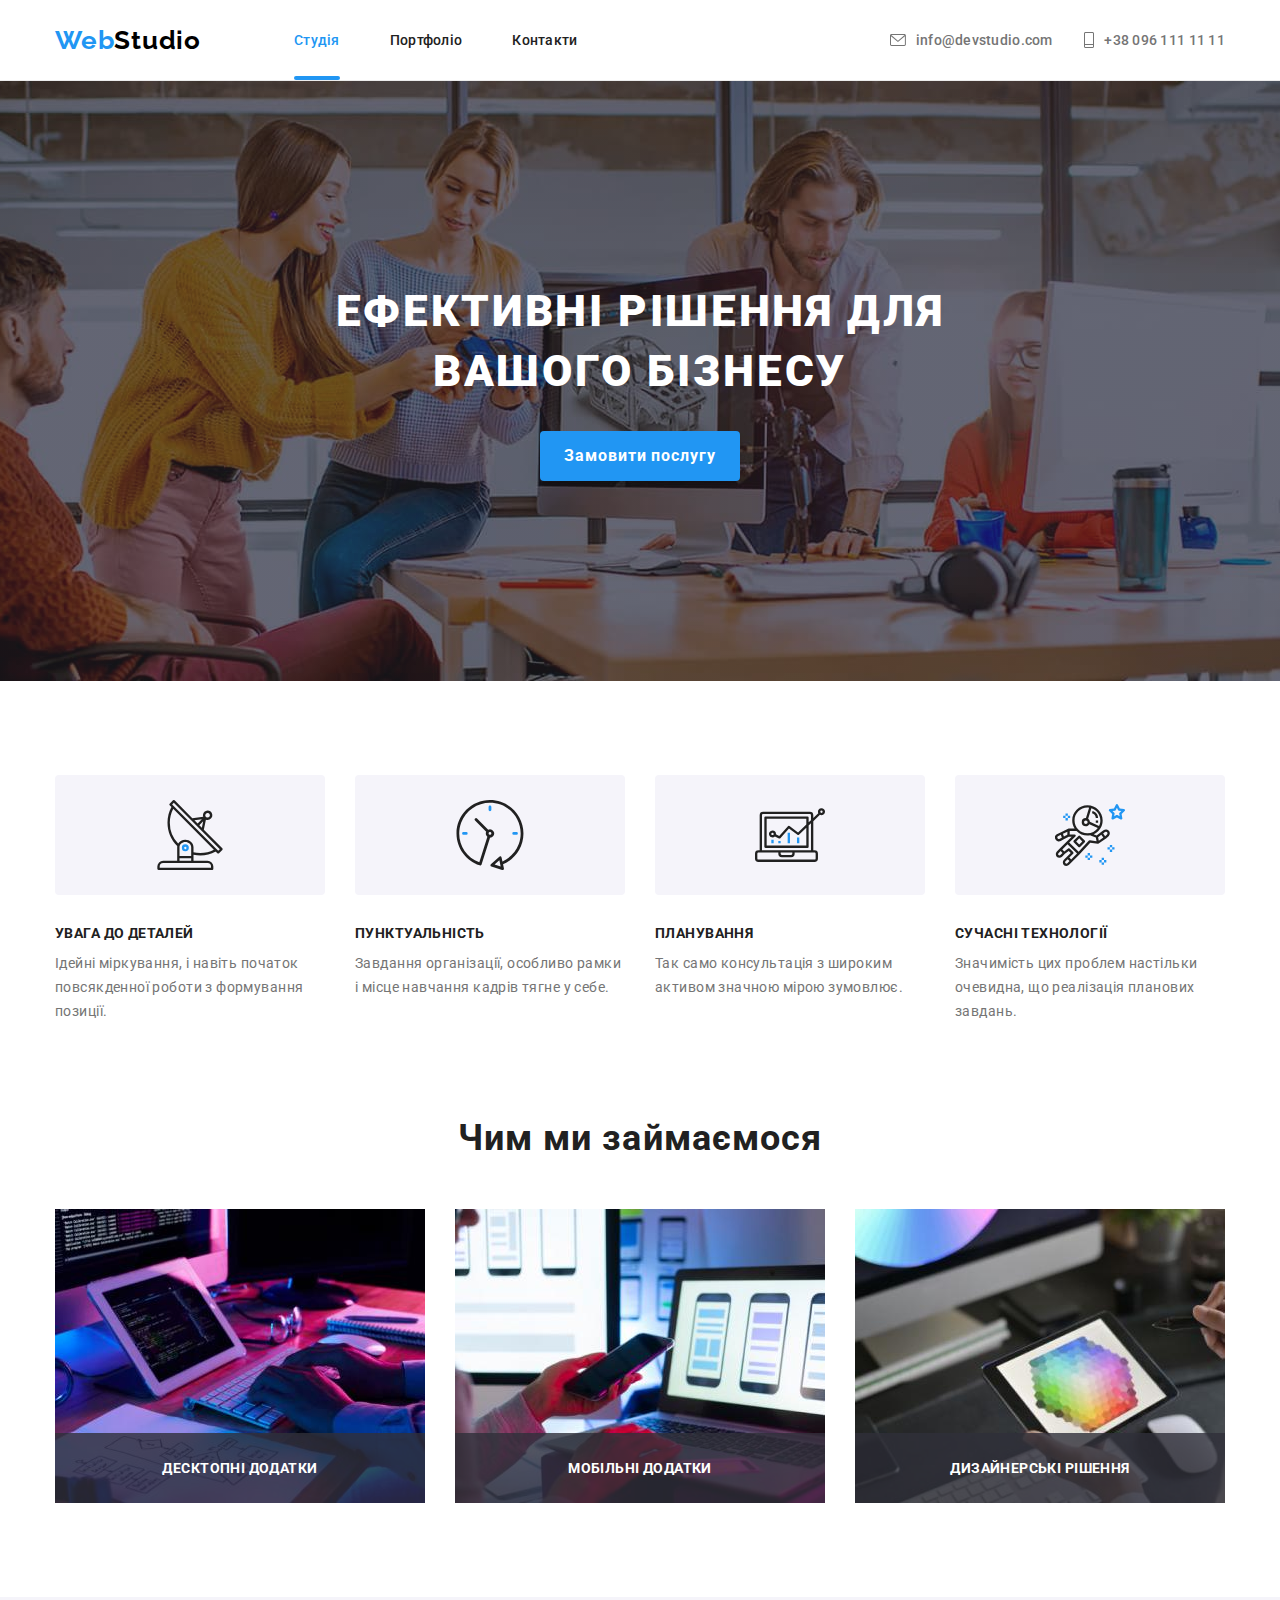
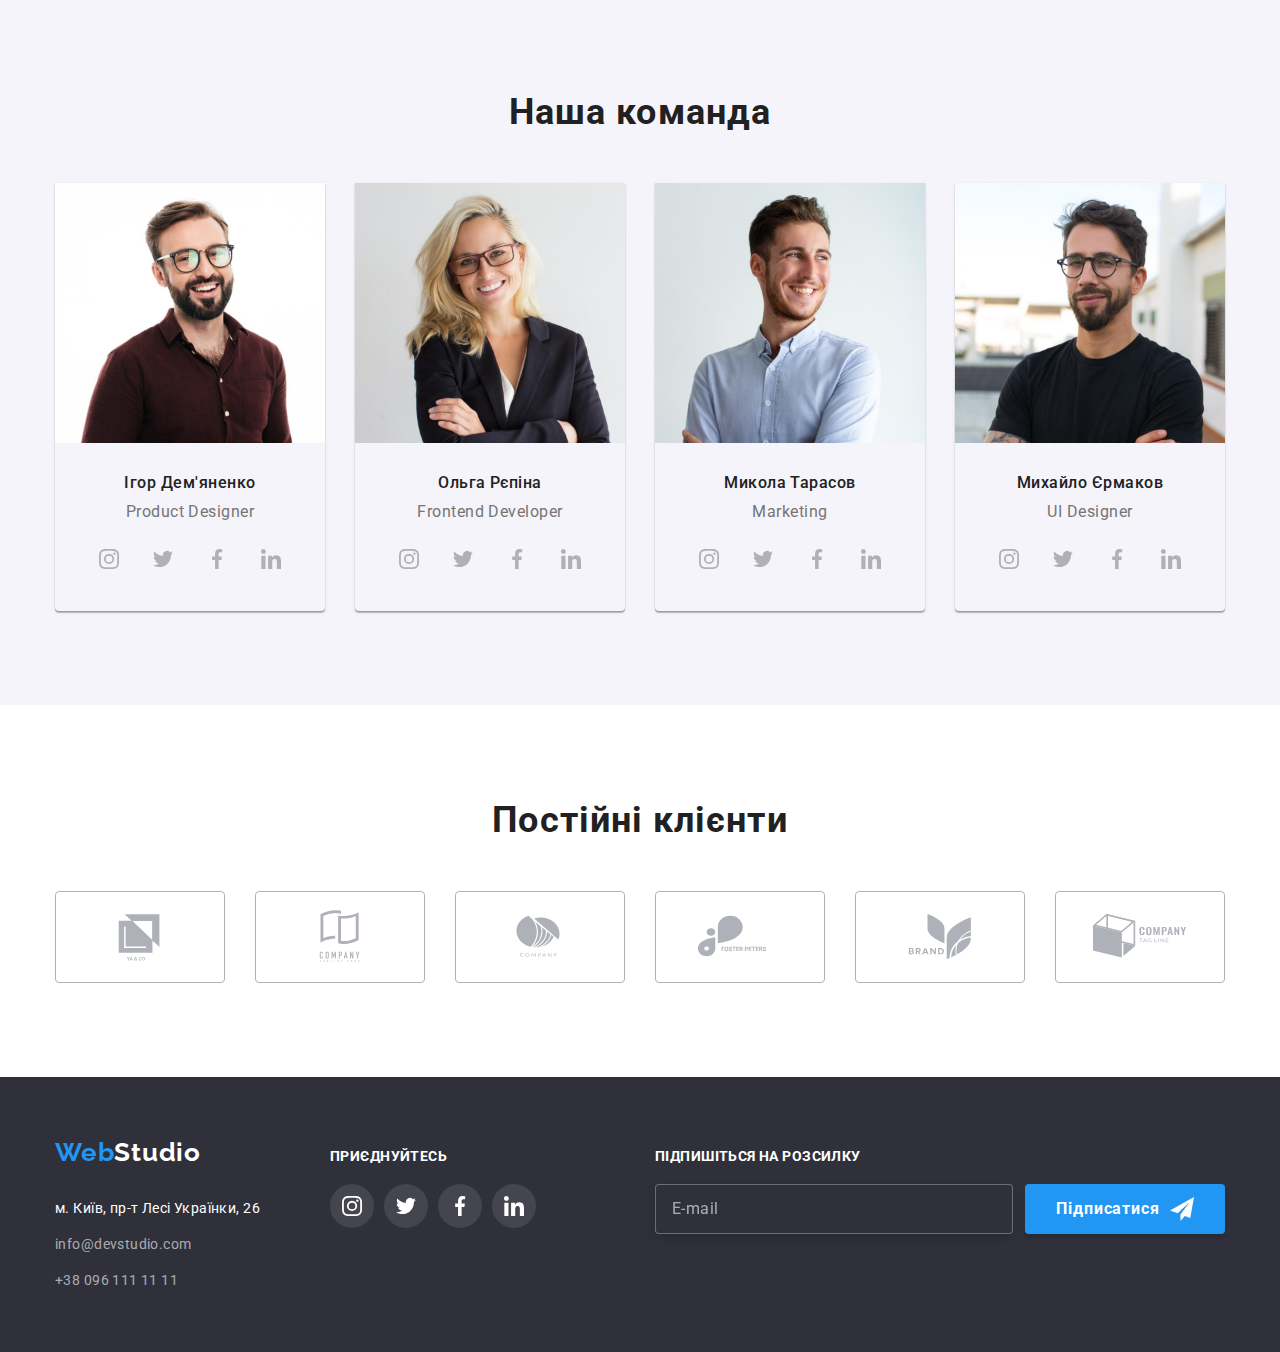
<file: index.html>
<!DOCTYPE html>
<html lang="uk">
  <head>
    <meta charset="UTF-8" />
    <meta http-equiv="X-UA-Compatible" content="IE=edge" />
    <meta name="viewport" content="width=device-width, initial-scale=1.0" />
    <title>Студія</title>
    <link rel="preconnect" href="https://fonts.googleapis.com" />
    <link rel="preconnect" href="https://fonts.gstatic.com" crossorigin />
    <link
      href="https://fonts.googleapis.com/css2?family=Raleway:wght@700&family=Roboto:wght@400;500;700;900&display=swap"
      rel="stylesheet"
    />
    <link
      rel="stylesheet"
      href="https://cdnjs.cloudflare.com/ajax/libs/modern-normalize/1.1.0/modern-normalize.min.css"
    />
    <link rel="stylesheet" href="./css/main.min.css" />
  </head>
  <body>
    <header class="header">
      <div class="container header__box">
        <nav class="navigation">
          <a href="#" class="logo logo--inverse link"
            ><span class="logo__accent">Web</span>Studio</a
          >
          <ul class="navigation__list">
            <li class="navigation__item">
              <a href="#" class="navigation__link navigation__link--active link"
                >Студія</a
              >
            </li>
            <li class="navigation__item">
              <a href="./portfolio.html" class="navigation__link link"
                >Портфоліо</a
              >
            </li>
            <li class="navigation__item">
              <a href="#" class="navigation__link link">Контакти</a>
            </li>
          </ul>
        </nav>
        <ul class="auth-nav header__auth-nav">
          <li class="auth-nav__item">
            <a href="mailto:info@devstudio.com" class="auth-nav__contact link">
              <svg width="16" height="12" class="auth-nav__icon">
                <use href="./images/icons.svg#icon-envelope"></use>
              </svg>
              info@devstudio.com</a
            >
          </li>
          <li class="auth-nav__item">
            <a href="tel:+380961111111" class="auth-nav__contact link">
              <svg width="10" height="16" class="auth-nav__icon">
                <use href="./images/icons.svg#icon-Vector"></use>
              </svg>
              +38 096 111 11 11</a
            >
          </li>
        </ul>
      </div>
    </header>

    <main>
      <section class="hero">
        <div class="container">
        <h1 class="hero__title">
          ЕФЕКТИВНІ РІШЕННЯ ДЛЯ <br />
          ВАШОГО БІЗНЕСУ
        </h1>
        <button class="button hero__button" type="button" data-modal-open>
          Замовити послугу
        </button>
        </div>
      </section>
      <section class="features section">
        <div class="container">
          <h2 class="visually-hidden">Особливоті</h2>
          <ul class="features__list">
            <li class="features__item">
              <div class="features__box">
                <svg width="70" height="70">
                  <use href="./images/icons.svg#icon-card1"></use>
                </svg>
              </div>
              <h3 class="features__title">УВАГА ДО ДЕТАЛЕЙ</h3>
              <p class="features__text">
                Ідейні міркування, і навіть початок повсякденної роботи з
                формування позиції.
              </p>
            </li>
            <li class="features__item">
              <div class="features__box">
                <svg width="70" height="70">
                  <use href="./images/icons.svg#icon-card2"></use>
                </svg>
              </div>
              <h3 class="features__title">ПУНКТУАЛЬНІСТЬ</h3>
              <p class="features__text">
                Завдання організації, особливо рамки і місце навчання кадрів
                тягне у себе.
              </p>
            </li>
            <li class="features__item">
              <div class="features__box">
                <svg width="70" height="70">
                  <use href="./images/icons.svg#icon-card3"></use>
                </svg>
              </div>
              <h3 class="features__title">ПЛАНУВАННЯ</h3>
              <p class="features__text">
                Так само консультація з широким активом значною мірою зумовлює.
              </p>
            </li>
            <li class="features__item">
              <div class="features__box">
                <svg width="70" height="70">
                  <use href="./images/icons.svg#icon-card4"></use>
                </svg>
              </div>
              <h3 class="features__title">СУЧАСНІ ТЕХНОЛОГІЇ</h3>
              <p class="features__text">
                Значимість цих проблем настільки очевидна, що реалізація
                планових завдань.
              </p>
            </li>
          </ul>
        </div>
      </section>
      <section class="section">
        <div class="container">
          <h2 class="secondary-title">Чим ми займаємося</h2>
          <ul class="products">
            <li class="products__item">
              <div class="products__box">
                <img
                  src="./images/box1.jpg"
                  alt="десктопні додатки"
                  width="370"
                  height="294"
                />
                <p class="products__text">Десктопні додатки</p>
              </div>
            </li>
            <li class="products__item">
              <div class="products__box">
                <img
                  src="./images/box2.jpg"
                  alt="мобільні додатки"
                  width="370"
                  height="294"
                />
                <p class="products__text">Мобільні додатки</p>
              </div>
            </li>
            <li class="products__item">
              <div class="products__box">
                <img
                  src="./images/box3.jpg"
                  alt="дизайнерські рішення"
                  width="370"
                  height="294"
                />
                <p class="products__text">Дизайнерські рішення</p>
              </div>
            </li>
          </ul>
        </div>
      </section>
      <section class="team section">
        <div class="container">
          <h2 class="secondary-title">Наша команда</h2>
          <ul class="team__list">
            <li class="team__item">
              <img
                src="./images/foto1.jpg"
                alt="Ігор Дем'яненко"
                width="270"
                height="260"
              />
              <div class="team__content">
                <h3 class="team__name">Ігор Дем'яненко</h3>
                <p class="team__major">Product Designer</p>
                 <ul class="social">
                  <li class="social__item">
                    <a href="#" class="social__link link">
                      <svg width="20" height="20" class="social__icon">
                        <use href="./images/icons.svg#icon-instagram"></use>
                      </svg>
                    </a>
                  </li>
                  <li class="social__item">
                    <a href="#" class="social__link link">
                      <svg width="20" height="20" class="social__icon">
                        <use href="./images/icons.svg#icon-twitter"></use>
                      </svg>
                    </a>
                  </li>
                  <li class="social__item">
                    <a href="#" class="social__link link">
                      <svg width="20" height="20" class="social__icon">
                        <use href="./images/icons.svg#icon-facebook"></use>
                      </svg>
                    </a>
                  </li>
                  <li class="social__item">
                    <a href="#" class="social__link link">
                      <svg width="20" height="20" class="social__icon">
                        <use href="./images/icons.svg#icon-linkedin"></use>
                      </svg>
                    </a>
                  </li>
                </ul>
              </div>
            </li>
            <li class="team__item"">
              <img
                src="./images/foto2.jpg"
                alt="Ольга Рєпіна"
                width="270"
                height="260"
              />
              <div class="team__content">
                <h3 class="team__name">Ольга Рєпіна</h3>
                <p class="team__major">Frontend Developer</p>
                 <ul class="social">
                  <li class="social__item">
                    <a href="#" class="social__link link">
                      <svg width="20" height="20" class="social__icon">
                        <use href="./images/icons.svg#icon-instagram"></use>
                      </svg>
                    </a>
                  </li>
                  <li class="social__item">
                    <a href="#" class="social__link link">
                      <svg width="20" height="20" class="social__icon">
                        <use href="./images/icons.svg#icon-twitter"></use>
                      </svg>
                    </a>
                  </li>
                  <li class="social__item">
                    <a href="#" class="social__link link">
                      <svg width="20" height="20" class="social__icon">
                        <use href="./images/icons.svg#icon-facebook"></use>
                      </svg>
                    </a>
                  </li>
                  <li class="social__item">
                    <a href="#" class="social__link link">
                      <svg width="20" height="20" class="social__icon">
                        <use href="./images/icons.svg#icon-linkedin"></use>
                      </svg>
                    </a>
                  </li>
                </ul>
              </div>
            </li>
            <li class="team__item"">
              <img
                src="./images/foto3.jpg"
                alt="Микола Тарасов"
                width="270"
                height="260"
              />
              <div class="team__content">
                <h3 class="team__name">Микола Тарасов</h3>
                <p class="team__major">Marketing</p>
                <ul class="social">
                  <li class="social__item">
                    <a href="#" class="social__link link">
                      <svg width="20" height="20" class="social__icon">
                        <use href="./images/icons.svg#icon-instagram"></use>
                      </svg>
                    </a>
                  </li>
                  <li class="social__item">
                    <a href="#" class="social__link link">
                      <svg width="20" height="20" class="social__icon">
                        <use href="./images/icons.svg#icon-twitter"></use>
                      </svg>
                    </a>
                  </li>
                  <li class="social__item">
                    <a href="#" class="social__link link">
                      <svg width="20" height="20" class="social__icon">
                        <use href="./images/icons.svg#icon-facebook"></use>
                      </svg>
                    </a>
                  </li>
                  <li class="social__item">
                    <a href="#" class="social__link link">
                      <svg width="20" height="20" class="social__icon">
                        <use href="./images/icons.svg#icon-linkedin"></use>
                      </svg>
                    </a>
                  </li>
                </ul>
              </div>
            </li>
            <li class="team__item"">
              <img
                src="./images/foto4.jpg"
                alt="Михайло Єрмаков"
                width="270"
                height="260"
              />
              <div class="team__content">
                <h3 class="team__name">Михайло Єрмаков</h3>
                <p class="team__major">UI Designer</p>
                 <ul class="social">
                  <li class="social__item">
                    <a href="#" class="social__link link">
                      <svg width="20" height="20" class="social__icon">
                        <use href="./images/icons.svg#icon-instagram"></use>
                      </svg>
                    </a>
                  </li>
                  <li class="social__item">
                    <a href="#" class="social__link link">
                      <svg width="20" height="20" class="social__icon">
                        <use href="./images/icons.svg#icon-twitter"></use>
                      </svg>
                    </a>
                  </li>
                  <li class="social__item">
                    <a href="#" class="social__link link">
                      <svg width="20" height="20" class="social__icon">
                        <use href="./images/icons.svg#icon-facebook"></use>
                      </svg>
                    </a>
                  </li>
                  <li class="social__item">
                    <a href="#" class="social__link link">
                      <svg width="20" height="20" class="social__icon">
                        <use href="./images/icons.svg#icon-linkedin"></use>
                      </svg>
                    </a>
                  </li>
                </ul>
              </div>
            </li>
          </ul>
        </div>
      </section>
      <section class="section">
        <div class="container">
          <h2 class="secondary-title">Постійні клієнти</h2>
          <ul class="clients">
            <li class="clients__item">
              <a href="#" class="clients__link link">
                <svg width="106" height="60">
                  <use href="./images/icons.svg#icon-Logo1"></use>
                </svg>
              </a>
            </li>
            <li class="clients__item">
              <a href="#" class="clients__link link">
                <svg width="106" height="60">
                  <use href="./images/icons.svg#icon-Logo2"></use>
                </svg>
              </a>
            </li>
            <li class="clients__item">
              <a href="#" class="clients__link link">
                <svg width="106" height="60">
                  <use href="./images/icons.svg#icon-Logo3"></use>
                </svg>
              </a>
            </li>
            <li class="clients__item">
              <a href="#" class="clients__link link">
                <svg width="106" height="60">
                  <use href="./images/icons.svg#icon-Logo4"></use>
                </svg>
              </a>
            </li>
            <li class="clients__item">
              <a href="#" class="clients__link link">
                <svg width="106" height="60">
                  <use href="./images/icons.svg#icon-Logo5"></use>
                </svg>
              </a>
            </li>
            <li class="clients__item">
              <a href="#" class="clients__link link">
                <svg width="106" height="60">
                  <use href="./images/icons.svg#icon-Logo6"></use>
                </svg>
              </a>
            </li>
          </ul>
        </div>
      </section>
    </main>
    <footer class="footer">
      <div class="container footer__box">
        <div class="nav footer__section">
          <a href="#" class="logo link"
            ><span class="logo__accent">Web</span>Studio</a
          >
          <address class="address footer__address">
            <ul class="address__list">
              <li>
                <a
                  href="https://goo.gl/maps/q8VHC99o34qYa7t8A"
                  target="_blank"
                  class="address__post link"
                  >м. Київ, пр-т Лесі Українки, 26</a
                >
              </li>
              <li>
                <a
                  href="mailto:info@devstudio.com"
                  class="address__contacts link"
                  >info@devstudio.com</a
                >
              </li>
              <li>
                <a href="tel:+380961111111" class="address__contacts link"
                  >+38 096 111 11 11</a
                >
              </li>
            </ul>
          </address>
        </div>
        <div class="soc-media">
          <p class="soc-media__text">приєднуйтесь</p>
          <ul class="social">
            <li class="social__item">
              <a href="#" class="social__link social__link--inverse link">
                <svg width="20" height="20" class="social__icon">
                  <use href="./images/icons.svg#icon-instagram"></use>
                </svg>
              </a>
            </li>
            <li class="social__item">
              <a href="#" class="social__link social__link--inverse link">
                <svg width="20" height="20" class="social__icon">
                  <use href="./images/icons.svg#icon-twitter"></use>
                </svg>
              </a>
            </li>
            <li class="social__item">
              <a href="#" class="social__link social__link--inverse link">
                <svg width="20" height="20" class="social__icon">
                  <use href="./images/icons.svg#icon-facebook"></use>
                </svg>
              </a>
            </li>
            <li class="social__item">
              <a href="#" class="social__link social__link--inverse link">
                <svg width="20" height="20" class="social__icon">
                  <use href="./images/icons.svg#icon-linkedin"></use>
                </svg>
              </a>
            </li>
          </ul>
        </div>
        <div class="footer__form">
          <p class="footer__text">Підпишіться на розсилку</p>
        <form class="form"> 
          <label>
            <input
              type="email"
              class="form__input"
              name="email"
              placeholder="E-mail"
          /></label>
          <button type="submit" class="button form__button">
            Підписатися
            <svg class="form__item">
              <use href="./images/icons.svg#icon-icon-send"></use>
            </svg>
          </button>
        </form>
      </div>
    </footer>
    <div class="backdrop is-hidden" data-modal>
      <div class="modal">
        <button type="button" class="modal__btn" data-modal-close>
          <svg width="18" height="18">
            <use href="./images/icons.svg#icon-close-black"></use>
          </svg>
        </button> 
        <form class="modal-form">
          <p class="modal-form__title">Залиште свої дані, ми вам передзвонимо</p>
          <div class="modal-form__box">
            <label for="name" class="modal-form__label">Ім'я</label>
            <div class="modal-form__field">
              <input type="text" class="modal-form__input" name="name" id="name" />
              <svg width="18" height="18" class="modal-form__icon">
                <use href="./images/icons.svg#icon-person-black"></use>
              </svg>
            </div>
          </div>
          <div class="modal-form__box">
            <label for="tel" class="modal-form__label">Телефон</label>
            <div class="modal-form__field">
              <input type="tel" class="modal-form__input" name="tel" id="tel" />
              <svg width="18" height="18" class="modal-form__icon">
                <use href="./images/icons.svg#icon-phone-black"></use>
              </svg>
            </div>
          </div>
          <div class="modal-form__box">
            <label for="email" class="modal-form__label">Пошта</label>
            <div class="modal-form__field">
              <input type="email" class="modal-form__input" name="email" id="email" />
              <svg width="18" height="18" class="modal-form__icon">
                <use href="./images/icons.svg#icon-email-black"></use>
              </svg>
            </div>
          </div>
          <div class="modal-form__box">
            <label for="comment" class="modal-form__label">Коментар</label>
            <div class="modal-form__field">
              <textarea
                name="comment"
                id="comment"
                rows="10"
                class="modal-form__textarea"
                placeholder="Введіть текст"
              ></textarea>
            </div>
          </div>
          <div class="modal-form__contract">
            <label class="modal-form__policy">
              <input
                type="checkbox"
                name="policy"
                class="modal-form__checkbox visually-hidden"
                value="yes"
              />
              <span class="modal-form__check-icon"></span>
              <span>
                Погоджуюся з розсилкою та приймаю
                <a href="#" class="modal-form__link">Умови договору</a>
              </span>
            </label>
          </div>
          <button type="submit" class="button modal-form__button">Відправити</button>
        </form>
      </div>
    </div>
    <script src="./js/modal.js"></script>
  </body>
</html>
</file>
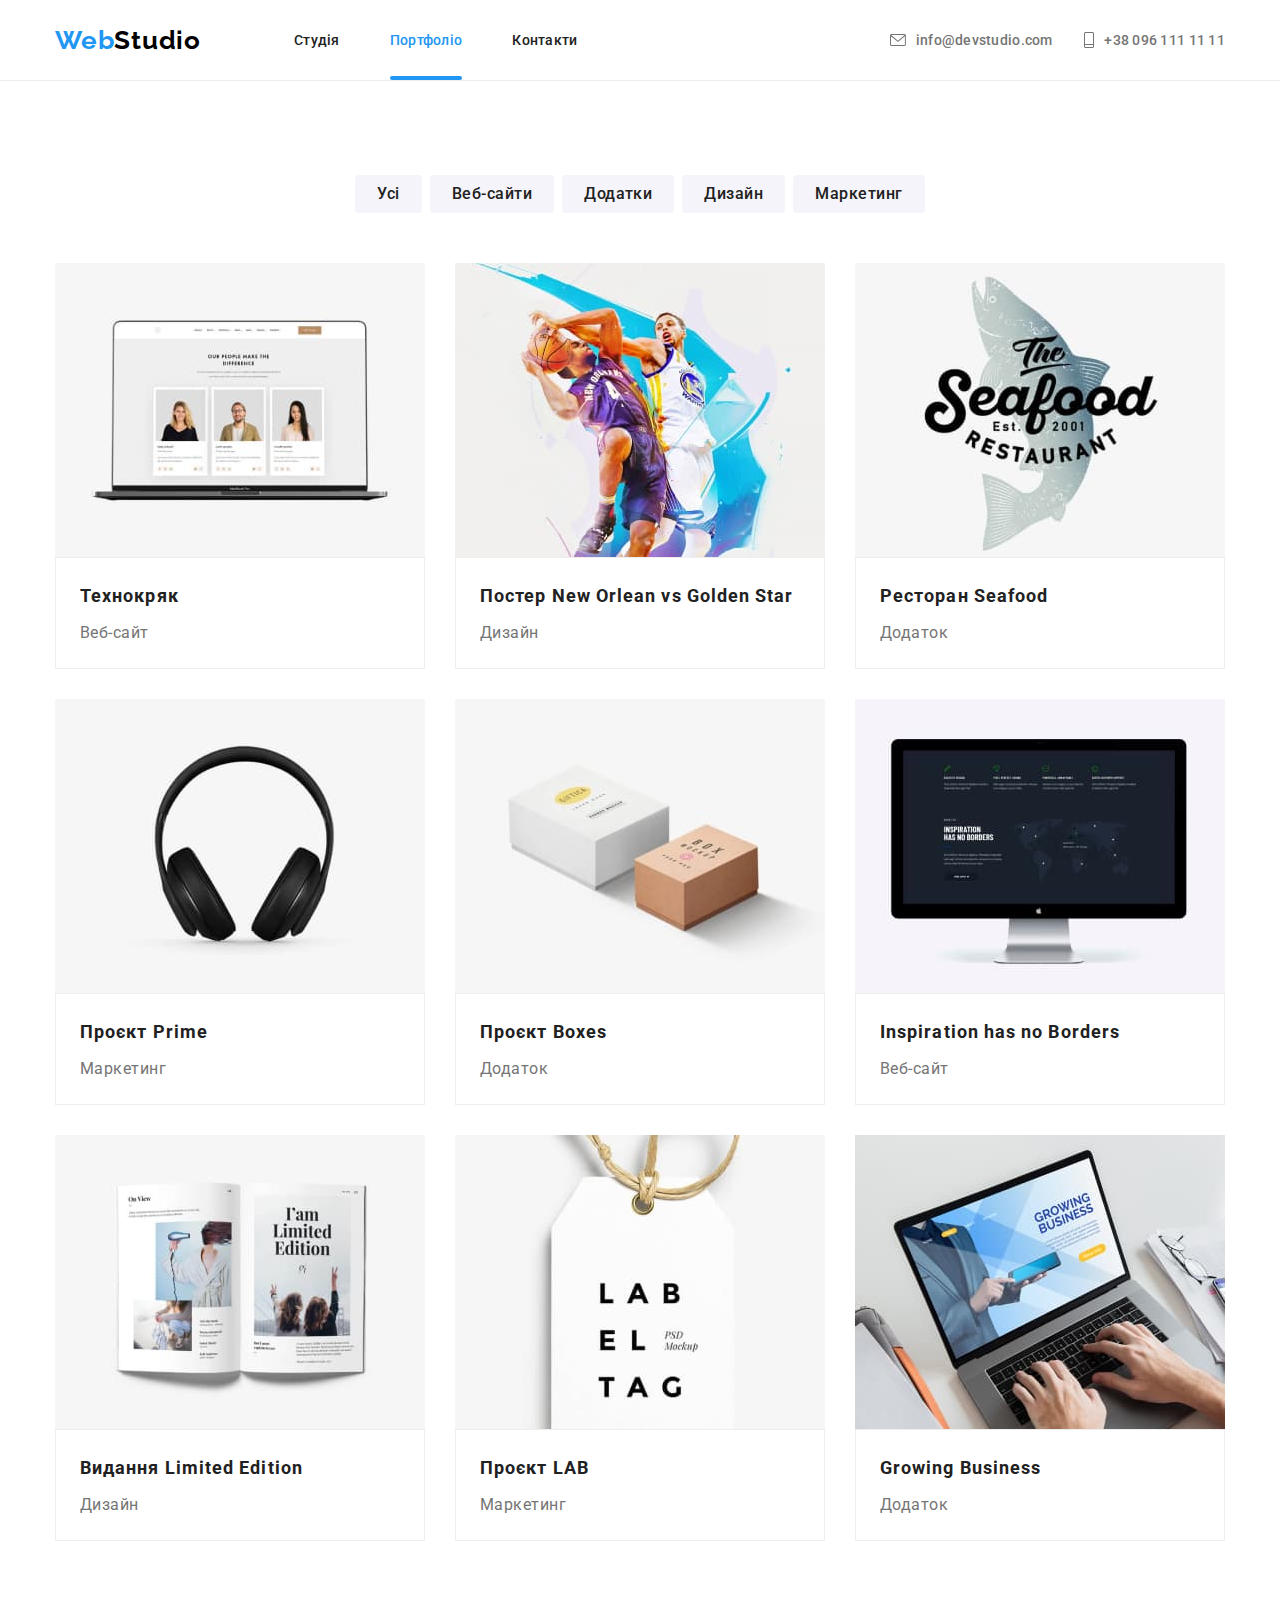
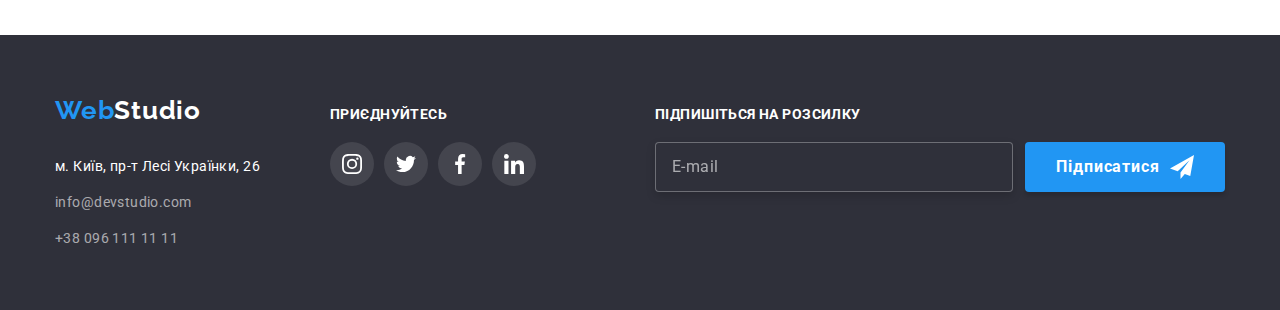
<file: portfolio.html>
<!DOCTYPE html>
<html lang="uk">
  <head>
    <meta charset="UTF-8" />
    <meta http-equiv="X-UA-Compatible" content="IE=edge" />
    <meta name="viewport" content="width=device-width, initial-scale=1.0" />
    <title>Портфоліо</title>
    <link rel="preconnect" href="https://fonts.googleapis.com" />
    <link rel="preconnect" href="https://fonts.gstatic.com" crossorigin />
    <link
      href="https://fonts.googleapis.com/css2?family=Raleway:wght@700&family=Roboto:wght@400;500;700;900&display=swap"
      rel="stylesheet"
    />
    <link
      rel="stylesheet"
      href="https://cdnjs.cloudflare.com/ajax/libs/modern-normalize/1.1.0/modern-normalize.min.css"
    />
    <link rel="stylesheet" href="./css/main.min.css" />
  </head>

  <body>
    <header class="header">
      <div class="container header__box">
        <nav class="navigation">
          <a href="#" class="logo logo--inverse link"
            ><span class="logo__accent">Web</span>Studio</a
          >
          <ul class="navigation__list">
            <li class="navigation__item">
              <a href="./index.html" class="navigation__link link">Студія</a>
            </li>
            <li class="navigation__item">
              <a href="#" class="navigation__link navigation__link--active link"
                >Портфоліо</a
              >
            </li>
            <li class="navigation__item">
              <a href="#" class="navigation__link link">Контакти</a>
            </li>
          </ul>
        </nav>
        <ul class="auth-nav header__auth-nav">
          <li class="auth-nav__item">
            <a href="mailto:info@devstudio.com" class="auth-nav__contact link">
              <svg width="16" height="12" class="auth-nav__icon">
                <use href="./images/icons.svg#icon-envelope"></use>
              </svg>
              info@devstudio.com</a
            >
          </li>
          <li class="auth-nav__item">
            <a href="tel:+380961111111" class="auth-nav__contact link">
              <svg width="10" height="16" class="auth-nav__icon">
                <use href="./images/icons.svg#icon-Vector"></use>
              </svg>
              +38 096 111 11 11</a
            >
          </li>
        </ul>
      </div>
    </header>

    <main>
      <section class="portfolio section">
        <div class="container">
          <h1 class="visually-hidden">Портфоліо</h1>
          <ul class="button-set portfolio__button-set">
            <li class="button-set__list">
              <button class="button-set__filter" type="button">Усі</button>
            </li>
            <li class="button-set__list">
              <button class="button-set__filter" type="button">Веб-сайти</button>
            </li>
            <li class="button-set__list">
              <button class="button-set__filter" type="button">Додатки</button>
            </li>
            <li class="button-set__list">
              <button class="button-set__filter" type="button">Дизайн</button>
            </li>
            <li class="button-set__list">
              <button class="button-set__filter" type="button">Маркетинг</button>
            </li>
          </ul>
          <ul class="portfolio__list">
            <li class="portfolio__item">
              <a href="#" class="portfolio__link link">
                <div class="portfolio__thumb">
                  <img
                    src="./images/project_1.jpg"
                    alt="Технокряк"
                    width="370"
                    height="294"
                  />
                  <p class="portfolio__overlay">
                    Ресурс пропонує комплексні пропозиції з різним рівнем
                    функціоналу та сервісів. Все це дозволить відвідувачу
                    отримати вичерпні відомості про компанію чи приватну особу.
                  </p>
                </div>
                <div class="portfolio__content">
                  <h2 class="portfolio__title">Технокряк</h2>
                  <p class="portfolio__text">Веб-сайт</p>
                </div>
              </a>
            </li>
            <li class="portfolio__item">
              <a href="#" class="portfolio__link link">
                <div class="portfolio__thumb">
                  <img
                    src="./images/project_2.jpg"
                    alt="Постер New Orlean vs Golden Star"
                    width="370"
                    height="294"
                  />
                  <p class="portfolio__overlay">
                    Ресурс пропонує комплексні пропозиції з різним рівнем
                    функціоналу та сервісів. Все це дозволить відвідувачу
                    отримати вичерпні відомості про компанію чи приватну особу.
                  </p>
                </div>
                <div class="portfolio__content">
                  <h2 class="portfolio__title">Постер New Orlean vs Golden Star</h2>
                  <p class="portfolio__text">Дизайн</p>
                </div>
              </a>
            </li>
            <li class="portfolio__item">
              <a href="#" class="portfolio__link link">
                <div class="portfolio__thumb">
                  <img
                    src="./images/project_3.jpg"
                    alt="Ресторан Seafood"
                    width="370"
                    height="294"
                  />
                  <p class="portfolio__overlay">
                    Ресурс пропонує комплексні пропозиції з різним рівнем
                    функціоналу та сервісів. Все це дозволить відвідувачу
                    отримати вичерпні відомості про компанію чи приватну особу.
                  </p>
                </div>
                <div class="portfolio__content">
                  <h2 class="portfolio__title">Ресторан Seafood</h2>
                  <p class="portfolio__text">Додаток</p>
                </div>
              </a>
            </li>
            <li class="portfolio__item">
              <a href="#" class="portfolio__link link">
                <div class="portfolio__thumb">
                  <img
                    src="./images/project_4.jpg"
                    alt="Проєкт Prime"
                    width="370"
                    height="294"
                  />
                  <p class="portfolio__overlay">
                    Ресурс пропонує комплексні пропозиції з різним рівнем
                    функціоналу та сервісів. Все це дозволить відвідувачу
                    отримати вичерпні відомості про компанію чи приватну особу.
                  </p>
                </div>
                <div class="portfolio__content">
                  <h2 class="portfolio__title">Проєкт Prime</h2>
                  <p class="portfolio__text">Маркетинг</p>
                </div>
              </a>
            </li>
            <li class="portfolio__item">
              <a href="#" class="portfolio__link link">
                <div class="portfolio__thumb">
                  <img
                    src="./images/project_5.jpg"
                    alt="Проєкт Boxes"
                    width="370"
                    height="294"
                  />
                  <p class="portfolio__overlay">
                    Ресурс пропонує комплексні пропозиції з різним рівнем
                    функціоналу та сервісів. Все це дозволить відвідувачу
                    отримати вичерпні відомості про компанію чи приватну особу.
                  </p>
                </div>
                <div class="portfolio__content">
                  <h2 class="portfolio__title">Проєкт Boxes</h2>
                  <p class="portfolio__text">Додаток</p>
                </div>
              </a>
            </li>
            <li class="portfolio__item">
              <a href="#" class="portfolio__link link">
                <div class="portfolio__thumb">
                  <img
                    src="./images/project_6.jpg"
                    alt="Inspiration has no Borders"
                    width="370"
                    height="294"
                  />
                  <p class="portfolio__overlay">
                    Ресурс пропонує комплексні пропозиції з різним рівнем
                    функціоналу та сервісів. Все це дозволить відвідувачу
                    отримати вичерпні відомості про компанію чи приватну особу.
                  </p>
                </div>
                <div class="portfolio__content">
                  <h2 class="portfolio__title">Inspiration has no Borders</h2>
                  <p class="portfolio__text">Веб-сайт</p>
                </div>
              </a>
            </li>
            <li class="portfolio__item">
              <a href="#" class="portfolio__link link">
                <div class="portfolio__thumb">
                  <img
                    src="./images/project_7.jpg"
                    alt="Видання Limited Edition"
                    width="370"
                    height="294"
                  />
                  <p class="portfolio__overlay">
                    Ресурс пропонує комплексні пропозиції з різним рівнем
                    функціоналу та сервісів. Все це дозволить відвідувачу
                    отримати вичерпні відомості про компанію чи приватну особу.
                  </p>
                </div>
                <div class="portfolio__content">
                  <h2 class="portfolio__title">Видання Limited Edition</h2>
                  <p class="portfolio__text">Дизайн</p>
                </div>
              </a>
            </li>
            <li class="portfolio__item">
              <a href="#" class="portfolio__link link">
                <div class="portfolio__thumb">
                  <img
                    src="./images/project_8.jpg"
                    alt="Проєкт LAB"
                    width="370"
                    height="294"
                  />
                  <p class="portfolio__overlay">
                    Ресурс пропонує комплексні пропозиції з різним рівнем
                    функціоналу та сервісів. Все це дозволить відвідувачу
                    отримати вичерпні відомості про компанію чи приватну особу.
                  </p>
                </div>
                <div class="portfolio__content">
                  <h2 class="portfolio__title">Проєкт LAB</h2>
                  <p class="portfolio__text">Маркетинг</p>
                </div>
              </a>
            </li>
            <li class="portfolio__item">
              <a href="#" class="portfolio__link link">
                <div class="portfolio__thumb">
                  <img
                    src="./images/project_9.jpg"
                    alt="Growing Business"
                    width="370"
                    height="294"
                  />
                  <p class="portfolio__overlay">
                    Ресурс пропонує комплексні пропозиції з різним рівнем
                    функціоналу та сервісів. Все це дозволить відвідувачу
                    отримати вичерпні відомості про компанію чи приватну особу.
                  </p>
                </div>
                <div class="portfolio__content">
                  <h2 class="portfolio__title">Growing Business</h2>
                  <p class="portfolio__text">Додаток</p>
                </div>
              </a>
            </li>
          </ul>
        </div>
      </section>
    </main>
    <footer class="footer">
      <div class="container footer__box">
        <div class="nav footer__section">
          <a href="#" class="logo link"
            ><span class="logo__accent">Web</span>Studio</a
          >
          <address class="address footer__address">
            <ul class="address__list">
              <li>
                <a
                  href="https://goo.gl/maps/q8VHC99o34qYa7t8A"
                  target="_blank"
                  class="address__post link"
                  >м. Київ, пр-т Лесі Українки, 26</a
                >
              </li>
              <li>
                <a
                  href="mailto:info@devstudio.com"
                  class="address__contacts link"
                  >info@devstudio.com</a
                >
              </li>
              <li>
                <a href="tel:+380961111111" class="address__contacts link"
                  >+38 096 111 11 11</a
                >
              </li>
            </ul>
          </address>
        </div>
        <div class="soc-media">
          <p class="soc-media__text">приєднуйтесь</p>
          <ul class="social">
            <li class="social__item">
              <a href="#" class="social__link social__link--inverse link">
                <svg width="20" height="20" class="social__icon">
                  <use href="./images/icons.svg#icon-instagram"></use>
                </svg>
              </a>
            </li>
            <li class="social__item">
              <a href="#" class="social__link social__link--inverse link">
                <svg width="20" height="20" class="social__icon">
                  <use href="./images/icons.svg#icon-twitter"></use>
                </svg>
              </a>
            </li>
            <li class="social__item">
              <a href="#" class="social__link social__link--inverse link">
                <svg width="20" height="20" class="social__icon">
                  <use href="./images/icons.svg#icon-facebook"></use>
                </svg>
              </a>
            </li>
            <li class="social__item">
              <a href="#" class="social__link social__link--inverse link">
                <svg width="20" height="20" class="social__icon">
                  <use href="./images/icons.svg#icon-linkedin"></use>
                </svg>
              </a>
            </li>
          </ul>
        </div>
        <div class="footer__form">
          <p class="footer__text">Підпишіться на розсилку</p>
        <form class="form"> 
          <label>
            <input
              type="email"
              class="form__input"
              name="email"
              placeholder="E-mail"
          /></label>
          <button type="submit" class="button form__button">
            Підписатися
            <svg class="form__item">
              <use href="./images/icons.svg#icon-icon-send"></use>
            </svg>
          </button>
        </form>
      </div>
    </footer>
  </body>
</html>
</file>
<file: css/main.min.css>
:root{--primary-font: "Roboto", sans-serif;--secondary-font: "Raleway", sans-serif;--primary-text-color: #757575;--title-text-color: #212121;--secondary-text-color: #ffffff;--accent-color: #2196f3;--overlay-color: #eeeeee;--line-color: #ececec;--logo-color: #000000;--btn-color: #188ce8;--transparent-color: rgba(255, 255, 255, 0.6);--primary-background-color: #ffffff;--secondary-background-color: #2f303a;--overlay-background-color: #f5f4fa;--icon-color: #afb1b8;--bg-icon-color: rgba(255, 255, 255, 0.1);--timing-function: cubic-bezier(0.4, 0, 0.2, 1)}p,h1,h2,h3,h4,h5,h6{margin:0;padding:0}ul{margin:0;padding-left:0;list-style:none}html{scroll-behavior:smooth}body{font-family:var(--primary-font);font-weight:400;color:var(--primary-text-color);background-color:var(--primary-background-color)}button{cursor:pointer}img{display:block;max-width:100%;height:auto}.link{text-decoration:none}.section{padding:94px 0px}.visually-hidden{position:absolute;width:1px;height:1px;margin:-1px;border:0;padding:0;white-space:nowrap;-webkit-clip-path:inset(100%);clip-path:inset(100%);clip:rect(0 0 0 0);overflow:hidden}.is-hidden{opacity:0;visibility:hidden;pointer-events:none}.container{width:1200px;padding:0 15px;margin:0 auto}.logo{font-family:var(--secondary-font);color:var(--secondary-text-color);font-weight:700;font-size:26px;line-height:1.1923076923;letter-spacing:.03em}.logo--inverse{margin-right:93px;color:var(--logo-color)}.logo__accent{color:var(--accent-color)}.secondary-title{margin-bottom:50px;text-align:center;font-weight:700;font-size:36px;line-height:1.1666666667;letter-spacing:.03em;color:var(--title-text-color)}.button{border:none;border-radius:4px;background-color:var(--accent-color);color:var(--secondary-text-color);font-weight:700;font-size:16px;line-height:1.875;letter-spacing:.06em;box-shadow:0px 4px 4px rgba(0,0,0,.15);transition:background-color 250ms var(--timing-function)}.button:hover,.button:focus{background-color:var(--btn-color)}.social{display:flex;align-items:center;justify-content:center}.social__item{width:44px;height:44px}.social__item:not(:last-child){margin-right:10px}.social__link{width:100%;height:100%;display:flex;align-items:center;justify-content:center;border-radius:50%;color:var(--icon-color);transition:background-color 250ms var(--timing-function),color 250ms var(--timing-function)}.social__link--inverse{background-color:var(--bg-icon-color);color:var(--secondary-text-color)}.social__link:hover,.social__link:focus{background-color:var(--accent-color);color:var(--secondary-text-color)}.social__icon{fill:currentColor}.header{border-bottom:1px solid var(--line-color)}.header__box{display:flex;align-items:center}.header__auth-nav{margin-left:auto}.navigation{display:flex;align-items:center}.navigation__list{display:flex;align-items:center}.navigation__item:not(:last-child){margin-right:50px}.navigation__link{position:relative;padding:32px 0px;font-weight:500;font-size:14px;line-height:1.1428571429;letter-spacing:.02em;color:var(--title-text-color);transition:color 250ms var(--timing-function)}.navigation__link:hover,.navigation__link:focus{color:var(--accent-color)}.navigation__link::after{content:"";position:absolute;bottom:0;left:0;width:100%;height:4px;background-color:var(--accent-color);border-radius:2px;transform:scaleX(0);transition:transform 250ms var(--timing-function)}.navigation__link:hover::after{transform:scaleX(1)}.navigation__link:hover::after{transform:scaleX(1)}.navigation__link--active{color:var(--accent-color)}.navigation__link--active::after{content:"";position:absolute;bottom:0;left:0;width:100%;height:4px;background-color:var(--accent-color);border-radius:2px;transform:scaleX(1)}.auth-nav{display:flex;align-items:center}.auth-nav__item:not(:last-child){margin-right:31.5px}.auth-nav__contact{display:inline-flex;justify-content:center;align-items:center;padding:32px 0px;font-weight:500;font-size:14px;line-height:1.1428571429;letter-spacing:.02em;color:inherit;transition:color 250ms var(--timing-function)}.auth-nav__contact:hover,.auth-nav__contact:focus{color:var(--accent-color)}.auth-nav__icon{fill:currentColor;margin-right:10px}.hero{margin:0 auto;padding:200px 0;text-align:center;max-width:1600px;background-image:linear-gradient(rgba(47, 48, 58, 0.4), rgba(47, 48, 58, 0.4)),url("../images/logo.jpg");background-repeat:no-repeat;background-size:cover;background-position:center;background-color:var(--secondary-background-color)}.hero__title{margin-bottom:30px;font-weight:900;font-size:44px;line-height:1.3636363636;letter-spacing:.06em;text-transform:uppercase;color:var(--secondary-text-color)}.hero__button{padding:10px 24px}.features{padding-bottom:0}.features__list{display:flex;margin-left:-30px}.features__item{margin-left:30px;flex-basis:calc(25% - 30px)}.features__box{margin-bottom:30px;display:flex;align-items:center;justify-content:center;width:270px;height:120px;background-color:var(--overlay-background-color);border-radius:4px}.features__title{margin-bottom:10px;font-weight:700;font-size:14px;line-height:1.1428571429;letter-spacing:.03em;text-transform:uppercase;color:var(--title-text-color)}.features__text{font-weight:400;font-size:14px;line-height:1.7142857143;letter-spacing:.03em}.products{display:flex;margin-left:-30px}.products__item{margin-left:30px;flex-basis:calc(33.3333333333% - 30px)}.products__box{position:relative}.products__text{position:absolute;text-align:center;padding-top:27px;padding-bottom:27px;width:100%;height:70px;bottom:0;font-weight:700;font-size:14px;line-height:1.1428571429;letter-spacing:.03em;text-transform:uppercase;color:var(--secondary-text-color);background-color:rgba(47,48,58,.8)}.team{background-color:var(--overlay-background-color)}.team__list{display:flex;margin-left:-30px;margin-top:-30px}.team__item{flex-basis:calc(25% - 30px);margin-left:30px;margin-top:30px;box-shadow:0px 1px 3px rgba(0,0,0,.12),0px 1px 1px rgba(0,0,0,.14),0px 2px 1px rgba(0,0,0,.2);border-radius:0px 0px 4px 4px}.team__content{margin-top:0;padding:30px 0}.team__name{margin-bottom:10px;text-align:center;font-weight:500;font-size:16px;line-height:1.1875;letter-spacing:.03em;color:var(--title-text-color)}.team__major{margin-bottom:16px;text-align:center;font-weight:400;font-size:16px;line-height:1.1875;letter-spacing:.03em}.clients{display:flex;align-items:center;justify-content:center}.clients__item{width:170px;height:92px}.clients__item:not(:last-child){margin-right:30px}.clients__link{display:flex;align-items:center;justify-content:center;width:100%;height:100%;fill:var(--icon-color);border:1px solid var(--icon-color);border-radius:4px;transition:fill 250ms var(--timing-function),border-color 250ms var(--timing-function)}.clients__link:hover,.clients__link:focus{fill:var(--accent-color);border-color:var(--accent-color)}.portfolio__button-set{margin-bottom:50px}.portfolio__list{display:flex;flex-wrap:wrap;margin-left:-30px;margin-top:-30px}.portfolio__item{flex-basis:calc(33.3333333333% - 30px);margin-left:30px;margin-top:30px;transition:box-shadow 250ms var(--timing-function)}.portfolio__item:hover,.portfolio__item:focus{box-shadow:0px 1px 1px rgba(0,0,0,.12),0px 4px 4px rgba(0,0,0,.06),1px 4px 6px rgba(0,0,0,.16)}.portfolio__item:hover .portfolio__overlay,.portfolio__link:focus .portfolio__overlay{transform:translateY(0)}.portfolio__thumb{position:relative;overflow:hidden}.portfolio__overlay{position:absolute;top:0;left:0;width:100%;height:100%;padding:63px 24px;color:var(--secondary-text-color);background-color:rgba(33,150,243,.9);font-weight:400;font-size:18px;line-height:1.5555555556;letter-spacing:.03em;transform:translateY(101%);transition:transform 250ms var(--timing-function)}.portfolio__content{padding:20px 24px;margin-top:0;border:1px solid var(--overlay-color)}.portfolio__title{margin-bottom:4px;font-weight:700;font-size:18px;line-height:2;letter-spacing:.06em;color:var(--title-text-color)}.portfolio__text{font-weight:400;font-size:16px;line-height:1.875;letter-spacing:.03em;color:var(--primary-text-color)}.button-set{display:flex;align-items:center;justify-content:center}.button-set__list:not(:last-child){margin-right:8px}.button-set__filter{padding:6px 22px;border:none;border-radius:4px;font-family:inherit;background-color:var(--overlay-background-color);color:var(--title-text-color);font-weight:500;font-size:16px;line-height:1.625;letter-spacing:.03em;text-align:center;transition:background-color 250ms var(--timing-function),color 250ms var(--timing-function),box-shadow 250ms var(--timing-function)}.button-set__filter:hover,.button-set__filter:focus{background-color:var(--btn-color);color:var(--secondary-text-color);box-shadow:0px 3px 1px rgba(0,0,0,.1),0px 1px 2px rgba(0,0,0,.08),0px 2px 2px rgba(0,0,0,.12)}.footer{padding:60px 0px;background-color:var(--secondary-background-color)}.footer__box{display:flex;align-items:baseline}.footer__section{margin-right:70px}.footer__address{margin-top:28px}.footer__form{margin-left:auto}.footer__text{margin-bottom:20px;font-weight:700;font-size:14px;line-height:1.1428571429;letter-spacing:.03em;text-transform:uppercase;color:var(--secondary-text-color)}.nav{display:inline-block}.address{font-style:normal}.address__post{color:var(--secondary-text-color);font-weight:400;font-size:14px;line-height:1.7142857143;letter-spacing:.03em;transition:color 250ms var(--timing-function)}.address__post:hover,.address__post:focus{color:var(--accent-color)}.address__contacts{display:block;margin-top:12px;color:var(--transparent-color);font-weight:400;font-size:14px;line-height:1.7142857143;letter-spacing:.03em;transition:color 250ms var(--timing-function)}.address__contacts:hover,.address__contacts:focus{color:var(--accent-color)}.soc-media{display:inline-block}.soc-media__text{margin-bottom:20px;color:var(--secondary-text-color);font-weight:700;font-size:14px;line-height:1.1428571429;letter-spacing:.03em;text-transform:uppercase}.form{display:flex;align-items:center;justify-content:center}.form__input{width:358px;height:50px;padding-left:16px;font-weight:400;font-size:16px;line-height:1.25;letter-spacing:.03em;cursor:pointer;border:1px solid rgba(255,255,255,.3);border-radius:4px;background-color:var(--secondary-background-color);color:rgba(255,255,255,.6);filter:drop-shadow(0px 4px 4px rgba(0, 0, 0, 0.15));transition:border-color 250ms var(--timing-function)}.form__input:hover,.form__input:focus{outline:none;border-color:var(--accent-color)}.form__input::-moz-placeholder{font-weight:400;font-size:16px;line-height:1.25;letter-spacing:.03em;color:rgba(255,255,255,.6)}.form__input:-ms-input-placeholder{font-weight:400;font-size:16px;line-height:1.25;letter-spacing:.03em;color:rgba(255,255,255,.6)}.form__input::placeholder{font-weight:400;font-size:16px;line-height:1.25;letter-spacing:.03em;color:rgba(255,255,255,.6)}.form__button{display:flex;align-items:center;justify-content:center;margin-left:12px;padding:0;width:200px;height:50px}.form__item{top:13px;margin-left:10px;width:24px;height:24px;fill:var(--primary-background-color)}.backdrop{position:fixed;top:0;left:0;width:100%;height:100%;background-color:rgba(0,0,0,.2);transition:opacity 250ms var(--timing-function),visibility 250ms var(--timing-function)}.backdrop.is-hidden .modal{transform:translate(-50%, -50%) scale(0)}.modal{position:absolute;width:528px;height:581px;padding:40px;top:50%;left:50%;transform:translate(-50%, -50%) scale(1);background:var(--primary-background-color);box-shadow:0px 1px 3px rgba(0,0,0,.12),0px 1px 1px rgba(0,0,0,.14),0px 2px 1px rgba(0,0,0,.2);border-radius:4px;transition:transform 250ms var(--timing-function)}.modal__btn{position:absolute;display:flex;align-items:center;justify-content:center;top:8px;right:8px;width:30px;height:30px;background-color:var(--primary-background-color);color:var(--logo-color);border:1px solid rgba(0,0,0,.1);border-radius:50%;transition:fill 250ms var(--timing-function)}.modal__btn:hover,.modal__btn:focus{fill:var(--accent-color)}.modal-form{width:100%}.modal-form__title{margin-bottom:12px;font-weight:700;font-size:20px;line-height:1.15;letter-spacing:.03em;text-align:center;color:var(--title-text-color)}.modal-form__box{margin-bottom:10px}.modal-form__label{display:block;margin-bottom:4px;font-weight:400;font-size:12px;line-height:1.1666666667;letter-spacing:.01em;color:var(--primary-text-color)}.modal-form__field{position:relative}.modal-form__input{display:block;padding-left:42px;width:100%;height:40px;border:1px solid rgba(33,33,33,.2);border-radius:4px;outline:none;cursor:pointer;transition:color 250ms var(--timing-function),border-color 250ms var(--timing-function)}.modal-form__input:hover,.modal-form__input:focus{outline:none;border-color:var(--accent-color)}.modal-form__input:hover+.modal-form__icon,.modal-form__input:focus+.modal-form__icon{color:var(--accent-color)}.modal-form__icon{position:absolute;top:50%;left:12px;transform:translateY(-50%);fill:currentColor}.modal-form__icon:hover,.modal-form__icon:focus{color:var(--accent-color)}.modal-form__textarea{display:block;resize:none;outline:none;padding:12px 16px;width:448px;height:120px;border:1px solid rgba(33,33,33,.2);border-radius:4px;cursor:pointer;transition:border-color 250ms var(--timing-function)}.modal-form__textarea:hover,.modal-form__textarea:focus{outline:none;border-color:var(--accent-color)}.modal-form__textarea::-moz-placeholder{font-weight:400;font-size:12px;line-height:1.1666666667;letter-spacing:.01em;color:rgba(117,117,117,.5)}.modal-form__textarea:-ms-input-placeholder{font-weight:400;font-size:12px;line-height:1.1666666667;letter-spacing:.01em;color:rgba(117,117,117,.5)}.modal-form__textarea::placeholder{font-weight:400;font-size:12px;line-height:1.1666666667;letter-spacing:.01em;color:rgba(117,117,117,.5)}.modal-form__contract{display:flex;align-items:center;justify-content:center;margin-bottom:30px}.modal-form__policy{display:flex;align-items:center;justify-content:center;font-weight:400;font-size:14px;line-height:1.7142857143;letter-spacing:.03em;color:var(--primary-text-color)}.modal-form__check-icon{display:inline-block;margin-right:7px;width:16px;height:15px;border:2px solid var(--title-text-color)}.modal-form__checkbox:checked+.modal-form__check-icon{background-color:var(--accent-color);border-color:var(--accent-color);background-image:url(../images/icon-check.svg);background-repeat:no-repeat;background-position:center;background-size:contain;background-origin:border-box;transition:background-color 250ms var(--timing-function),border-color 250ms var(--timing-function),background-image 250ms var(--timing-function)}.modal-form__link{font-weight:400;font-size:14px;line-height:1.7142857143;letter-spacing:.03em;color:var(--accent-color)}.modal-form__button{display:flex;justify-content:center;margin:0 auto;width:200px;height:50px;padding:10px 52px}/*# sourceMappingURL=main.min.css.map */
</file>
